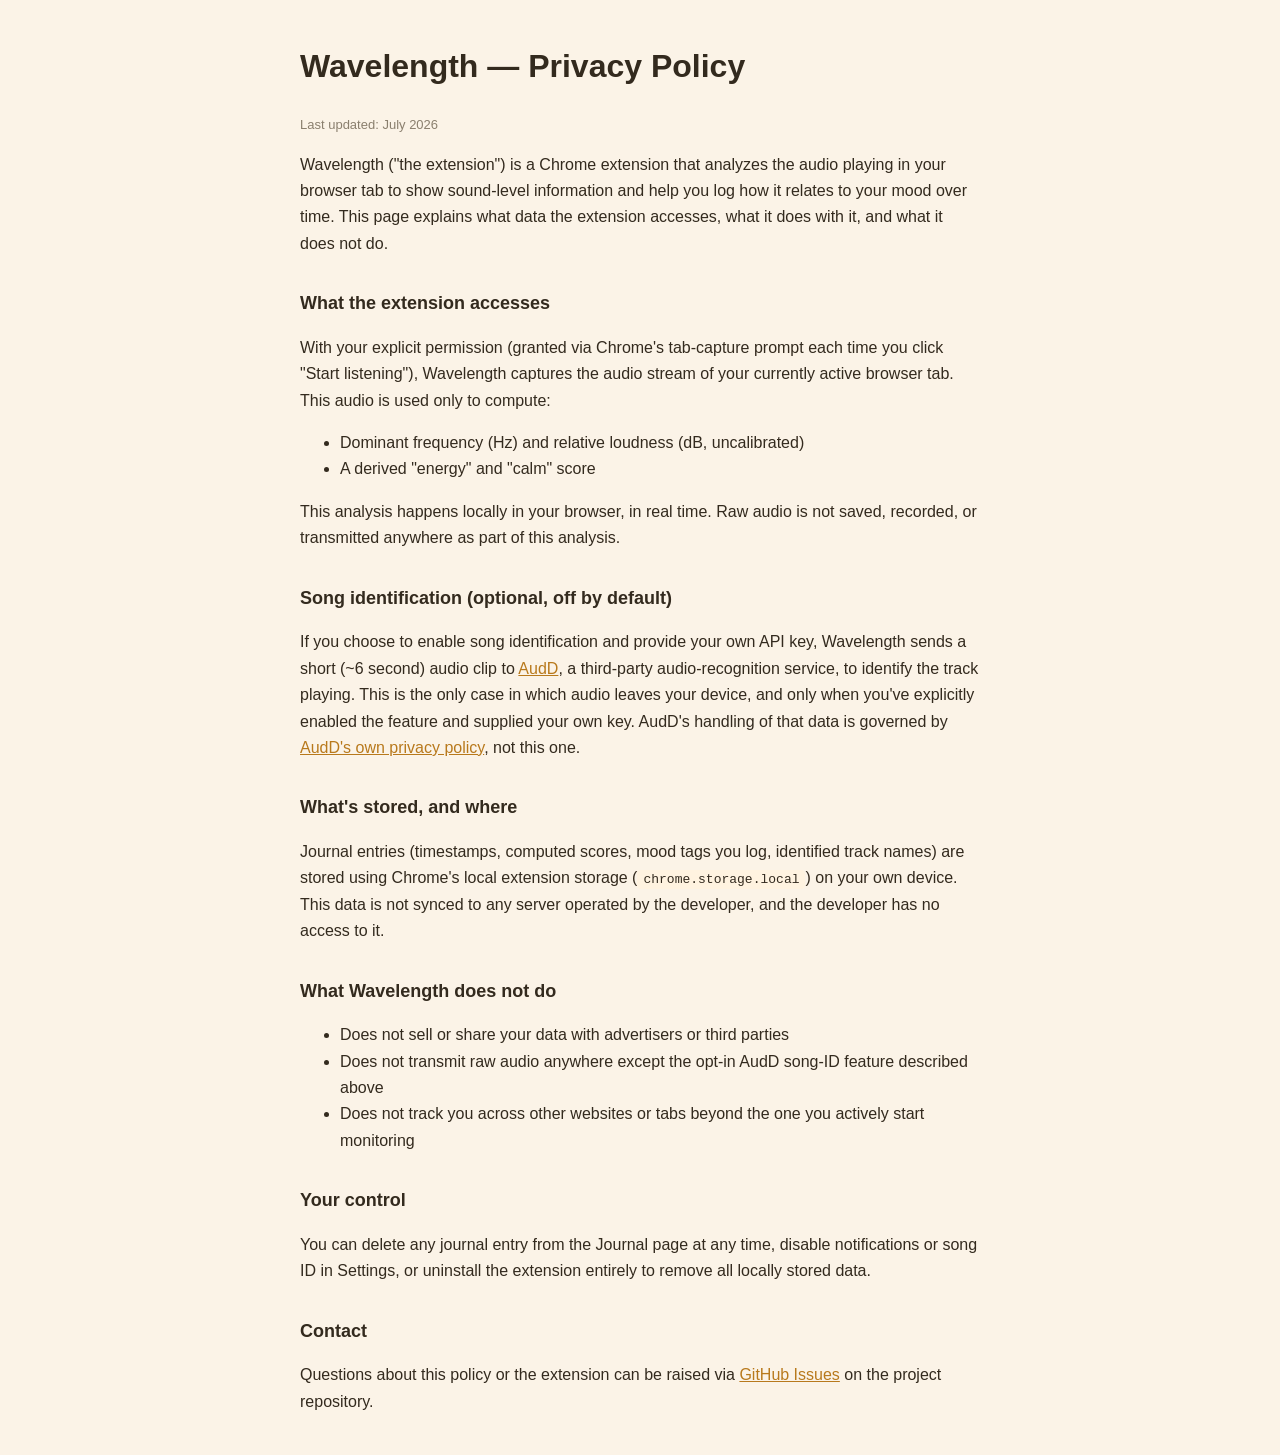
<file: docs/index.html>
<!DOCTYPE html>
<html>
<head>
<meta charset="utf-8" />
<title>Wavelength — Privacy Policy</title>
<meta name="viewport" content="width=device-width, initial-scale=1" />
<style>
  body { font-family: -apple-system, Segoe UI, sans-serif; max-width: 680px; margin: 40px auto; padding: 0 20px; line-height: 1.65; color: #332A1E; background: #FBF3E7; }
  h1 { color: #332A1E; }
  h2 { color: #332A1E; margin-top: 32px; font-size: 18px; }
  a { color: #B8791C; }
  .updated { color: #8A7F6E; font-size: 13px; }
  code { background: #FFF3E0; padding: 2px 6px; border-radius: 4px; }
</style>
</head>
<body>
  <h1>Wavelength — Privacy Policy</h1>
  <p class="updated">Last updated: July 2026</p>

  <p>Wavelength ("the extension") is a Chrome extension that analyzes the audio playing in your browser tab to show sound-level information and help you log how it relates to your mood over time. This page explains what data the extension accesses, what it does with it, and what it does not do.</p>

  <h2>What the extension accesses</h2>
  <p>With your explicit permission (granted via Chrome's tab-capture prompt each time you click "Start listening"), Wavelength captures the audio stream of your currently active browser tab. This audio is used only to compute:</p>
  <ul>
    <li>Dominant frequency (Hz) and relative loudness (dB, uncalibrated)</li>
    <li>A derived "energy" and "calm" score</li>
  </ul>
  <p>This analysis happens locally in your browser, in real time. Raw audio is not saved, recorded, or transmitted anywhere as part of this analysis.</p>

  <h2>Song identification (optional, off by default)</h2>
  <p>If you choose to enable song identification and provide your own API key, Wavelength sends a short (~6 second) audio clip to <a href="https://audd.io" target="_blank">AudD</a>, a third-party audio-recognition service, to identify the track playing. This is the only case in which audio leaves your device, and only when you've explicitly enabled the feature and supplied your own key. AudD's handling of that data is governed by <a href="https://audd.io/privacy" target="_blank">AudD's own privacy policy</a>, not this one.</p>

  <h2>What's stored, and where</h2>
  <p>Journal entries (timestamps, computed scores, mood tags you log, identified track names) are stored using Chrome's local extension storage (<code>chrome.storage.local</code>) on your own device. This data is not synced to any server operated by the developer, and the developer has no access to it.</p>

  <h2>What Wavelength does not do</h2>
  <ul>
    <li>Does not sell or share your data with advertisers or third parties</li>
    <li>Does not transmit raw audio anywhere except the opt-in AudD song-ID feature described above</li>
    <li>Does not track you across other websites or tabs beyond the one you actively start monitoring</li>
  </ul>

  <h2>Your control</h2>
  <p>You can delete any journal entry from the Journal page at any time, disable notifications or song ID in Settings, or uninstall the extension entirely to remove all locally stored data.</p>

  <h2>Contact</h2>
  <p>Questions about this policy or the extension can be raised via <a href="https://github.com/manapriya/wavelength-extension/issues" target="_blank">GitHub Issues</a> on the project repository.</p>
</body>
</html>
</file>
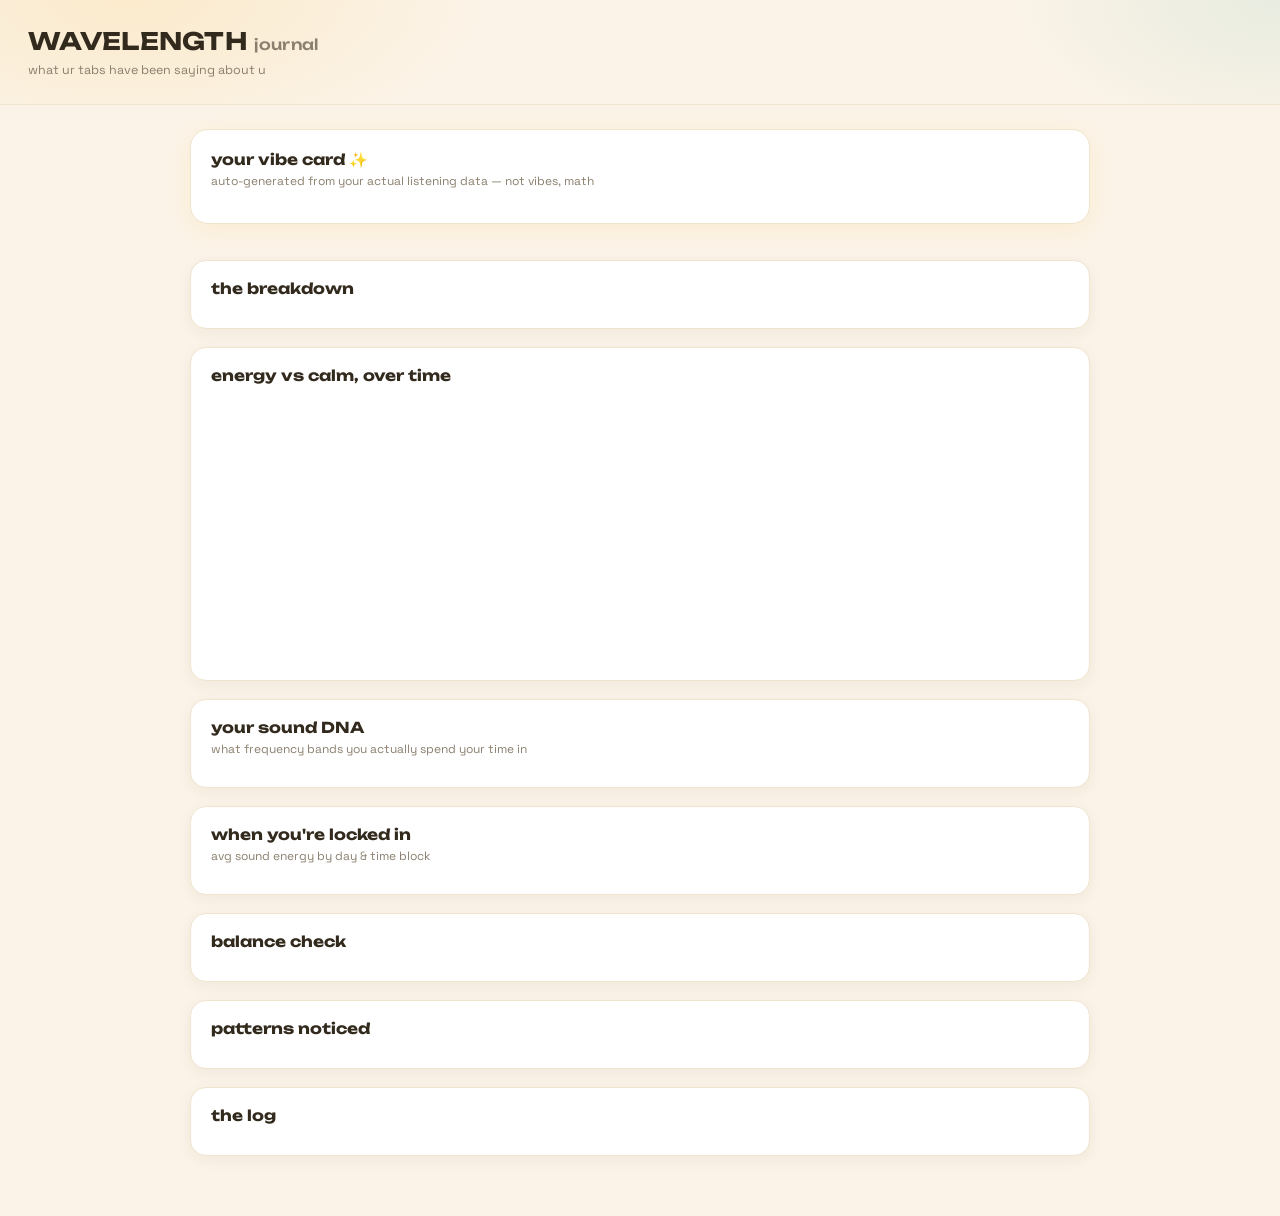
<file: journal.html>
<!DOCTYPE html>
<html>
<head>
<meta charset="utf-8" />
<title>Wavelength — Journal</title>
<link rel="stylesheet" href="https://fonts.googleapis.com/css2?family=Unbounded:wght@600;700&family=Space+Grotesk:wght@400;500;600;700&family=JetBrains+Mono:wght@400;500&display=swap">
<link rel="stylesheet" href="journal.css">
</head>
<body>
  <header class="topbar">
    <h1>WAVELENGTH <span>journal</span></h1>
    <p class="sub">what ur tabs have been saying about u</p>
  </header>

  <main class="wrap">
    <section class="vibe-card">
      <h2>your vibe card ✨</h2>
      <p class="vibe-sub">auto-generated from your actual listening data — not vibes, math</p>
      <div class="badge-row" id="badges"></div>
    </section>

    <section class="stats" id="stats"></section>

    <section class="panel" id="digest-panel">
      <h2>the breakdown</h2>
      <div id="digest"></div>
    </section>

    <section class="panel">
      <h2>energy vs calm, over time</h2>
      <canvas id="chart" width="900" height="260"></canvas>
    </section>

    <section class="panel">
      <h2>your sound DNA</h2>
      <p class="panel-sub">what frequency bands you actually spend your time in</p>
      <div id="bands"></div>
    </section>

    <section class="panel">
      <h2>when you're locked in</h2>
      <p class="panel-sub">avg sound energy by day &amp; time block</p>
      <div id="heatmap"></div>
    </section>

    <section class="panel">
      <h2>balance check</h2>
      <div id="balance"></div>
    </section>

    <section class="panel" id="insights-panel">
      <h2>patterns noticed</h2>
      <div id="insights"></div>
    </section>

    <section class="panel">
      <h2>the log</h2>
      <div id="log"></div>
    </section>
  </main>

  <script src="shared.js"></script>
  <script src="journal.js"></script>
</body>
</html>
</file>
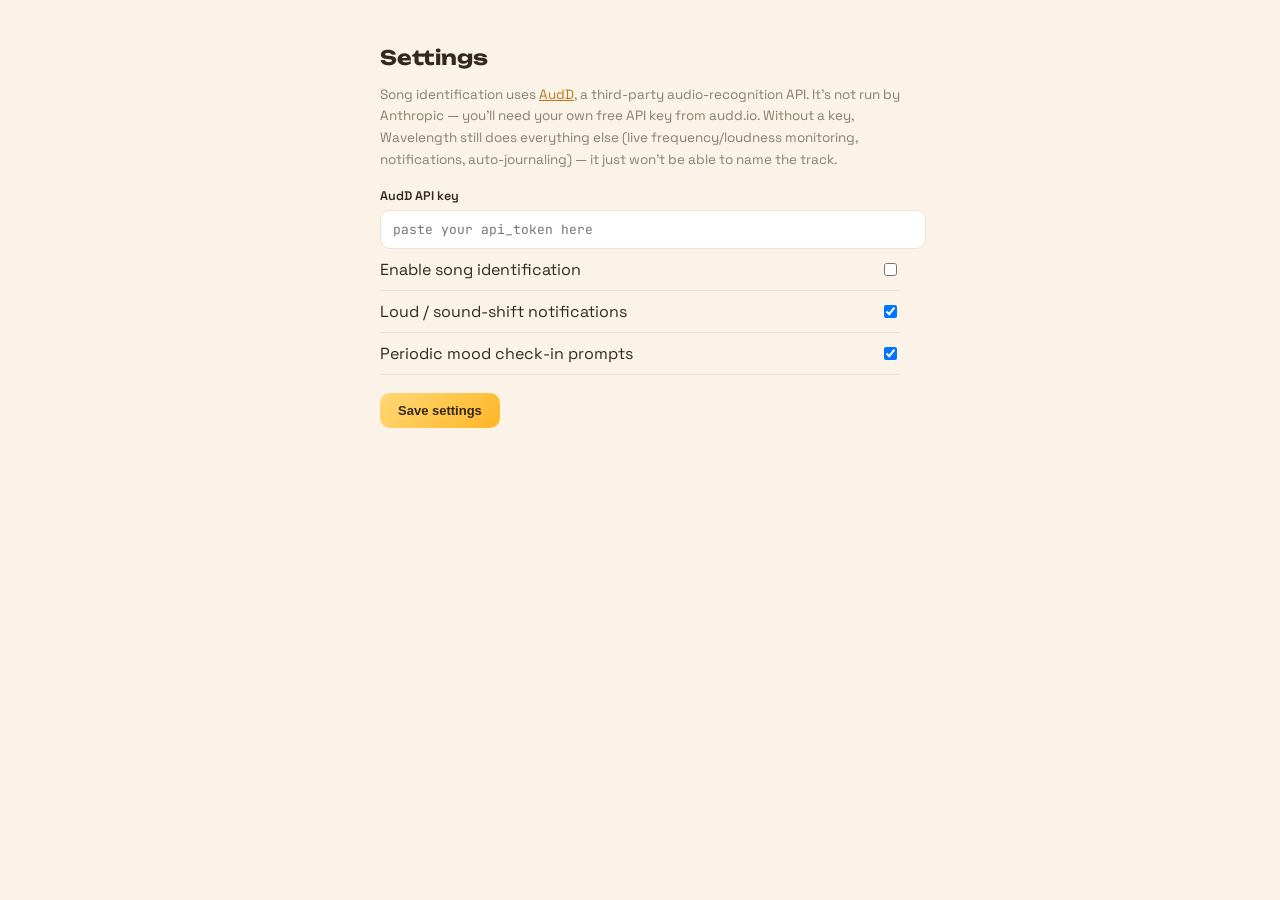
<file: options.html>
<!DOCTYPE html>
<html>
<head>
<meta charset="utf-8" />
<title>Wavelength — Settings</title>
<link rel="stylesheet" href="https://fonts.googleapis.com/css2?family=Unbounded:wght@600;700&family=Space+Grotesk:wght@400;500;600;700&family=JetBrains+Mono:wght@400;500&display=swap">
<style>
  :root { --bg:#FBF3E7; --card:#FFFFFF; --border:#F0E4CF; --sun:#FFB627; --sun-lt:#FFD874; --ink:#332A1E; --ink-soft:#8A7F6E; }
  body { font-family:'Space Grotesk',sans-serif; background:var(--bg); color:var(--ink); margin:0; }
  .wrap { max-width:520px; margin:0 auto; padding:32px 24px; }
  h1 { font-family:'Unbounded',sans-serif; font-weight:700; font-size:20px; color:var(--ink); }
  p { font-size:13.5px; line-height:1.6; color:var(--ink-soft); }
  label { display:block; font-size:12.5px; font-weight:600; margin:18px 0 6px; }
  input[type=text] { width:100%; padding:10px 12px; border-radius:10px; border:1.5px solid var(--border); background:var(--card); color:var(--ink); font-family:'JetBrains Mono',monospace; font-size:13px; }
  .toggle-row { display:flex; align-items:center; justify-content:space-between; padding:10px 0; border-bottom:1.5px solid var(--border); }
  button { background:linear-gradient(135deg,var(--sun-lt),var(--sun)); border:none; color:#332A1E; font-weight:700; padding:10px 18px; border-radius:10px; cursor:pointer; margin-top:18px; font-size:13px; }
  .status { font-size:12px; color:#B8791C; margin-top:8px; height:14px; }
  a { color: #B8791C; }
</style>
</head>
<body>
<div class="wrap">
  <h1>Settings</h1>
  <p>
    Song identification uses <a href="https://audd.io" target="_blank">AudD</a>, a third-party audio-recognition
    API. It's not run by Anthropic — you'll need your own free API key from audd.io. Without a key,
    Wavelength still does everything else (live frequency/loudness monitoring, notifications, auto-journaling) —
    it just won't be able to name the track.
  </p>

  <label for="apiKey">AudD API key</label>
  <input type="text" id="apiKey" placeholder="paste your api_token here" />

  <div class="toggle-row">
    <span>Enable song identification</span>
    <input type="checkbox" id="recognitionEnabled" />
  </div>
  <div class="toggle-row">
    <span>Loud / sound-shift notifications</span>
    <input type="checkbox" id="notifEnabled" checked />
  </div>
  <div class="toggle-row">
    <span>Periodic mood check-in prompts</span>
    <input type="checkbox" id="checkinEnabled" checked />
  </div>

  <button id="save">Save settings</button>
  <div class="status" id="status"></div>
</div>
<script src="options.js"></script>
</body>
</html>
</file>
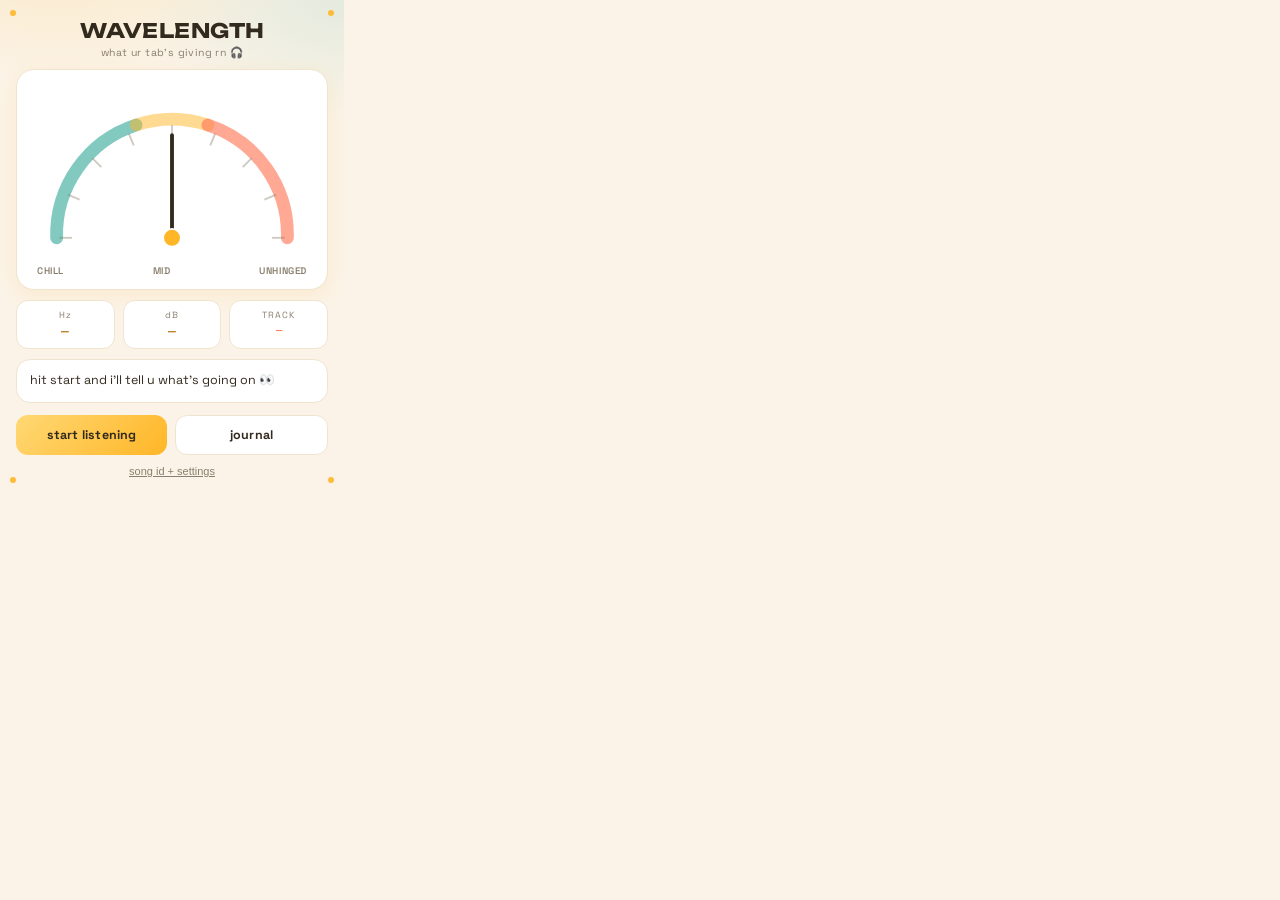
<file: popup.html>
<!DOCTYPE html>
<html>
<head>
<meta charset="utf-8" />
<link rel="stylesheet" href="https://fonts.googleapis.com/css2?family=Unbounded:wght@600;700&family=Space+Grotesk:wght@400;500;600;700&family=JetBrains+Mono:wght@400;500&display=swap">
<link rel="stylesheet" href="popup.css">
</head>
<body>
  <div class="chassis">
    <div class="screw tl"></div><div class="screw tr"></div>
    <div class="screw bl"></div><div class="screw br"></div>

    <div class="brand">
      <span class="brand-name">WAVELENGTH</span>
      <span class="brand-sub">what ur tab's giving rn 🎧</span>
    </div>

    <div class="dial-wrap">
      <svg id="dial" viewBox="0 0 220 140" class="dial-svg">
        <path id="arc-low" d="M20,120 A90,90 0 0,1 82,32" class="arc arc-calm"/>
        <path id="arc-mid" d="M82,32 A90,90 0 0,1 138,32" class="arc arc-mid"/>
        <path id="arc-high" d="M138,32 A90,90 0 0,1 200,120" class="arc arc-hot"/>
        <g id="ticks"></g>
        <line id="needle" x1="110" y1="120" x2="110" y2="40" class="needle"/>
        <circle cx="110" cy="120" r="7" class="hub"/>
      </svg>
      <div class="dial-labels">
        <span>chill</span><span>mid</span><span>unhinged</span>
      </div>
    </div>

    <div class="readout-strip">
      <div class="ro"><span class="ro-label">Hz</span><span id="ro-freq" class="ro-value">—</span></div>
      <div class="ro"><span class="ro-label">dB</span><span id="ro-db" class="ro-value">—</span></div>
      <div class="ro"><span class="ro-label">TRACK</span><span id="ro-track" class="ro-value ro-track">—</span></div>
    </div>

    <div id="interpret" class="interpret">hit start and i'll tell u what's going on 👀</div>
    <div id="safety" class="safety hidden"></div>

    <div class="controls">
      <button id="toggleBtn" class="btn btn-primary">start listening</button>
      <button id="journalBtn" class="btn btn-ghost">journal</button>
    </div>
    <button id="optionsBtn" class="link-btn">song id + settings</button>
  </div>
  <script src="shared.js"></script>
  <script src="popup.js"></script>
</body>
</html>
</file>
<file: journal.css>
:root {
  --bg: #FBF3E7; --card: #FFFFFF;
  --border: #F0E4CF;
  --sun: #FFB627; --sun-lt: #FFD874;
  --coral: #FF7A59; --teal: #3FAE9E; --lavender: #9B8AFB;
  --calmc: #3FAE9E; --energyc: #FF7A59;
  --ink: #332A1E; --ink-soft: #8A7F6E;
  --grad: linear-gradient(135deg, var(--sun-lt), var(--sun));
}
* { box-sizing: border-box; }
body { margin: 0; background: var(--bg); font-family: 'Space Grotesk', sans-serif; color: var(--ink); }

.topbar {
  padding: 26px 28px;
  background: radial-gradient(600px 260px at 10% 0%, rgba(255,182,39,0.14), transparent 60%),
              radial-gradient(500px 260px at 100% 0%, rgba(63,174,158,0.10), transparent 55%), var(--bg);
  border-bottom: 1.5px solid var(--border);
}
.topbar h1 {
  margin: 0; font-family: 'Unbounded', sans-serif; font-weight: 700; font-size: 24px; letter-spacing: 0.3px;
  color: var(--ink);
}
.topbar h1 span { color: var(--ink-soft); font-weight: 500; font-size: 15px; }
.sub { margin: 6px 0 0; color: var(--ink-soft); font-size: 12.5px; }

.wrap { max-width: 940px; margin: 0 auto; padding: 24px 20px 60px; display: flex; flex-direction: column; gap: 18px; }

.vibe-card {
  background: var(--card); border: 1.5px solid var(--border); border-radius: 18px;
  padding: 20px; box-shadow: 0 6px 22px rgba(255,182,39,0.10);
}
.vibe-card h2 { margin: 0 0 4px; font-family: 'Unbounded', sans-serif; font-weight: 700; font-size: 15px; color: var(--ink); }
.vibe-sub { font-size: 12px; color: var(--ink-soft); margin: 0 0 14px; }
.badge-row { display: flex; flex-wrap: wrap; gap: 8px; }
.badge {
  display: flex; align-items: center; gap: 6px;
  background: #FFF8EC; border: 1.5px solid var(--border); border-radius: 999px;
  padding: 8px 14px; font-size: 12.5px; font-weight: 600; color: var(--ink);
}
.badge .emoji { font-size: 15px; }
.badge.pink { border-color: #FFD3C4; }
.badge.violet { border-color: #E1D8FC; }
.badge.cyan { border-color: #C9EDE7; }
.badge-empty { color: var(--ink-soft); font-size: 12.5px; }

.stats { display: grid; grid-template-columns: repeat(4, 1fr); gap: 12px; }
.stat-card { background: var(--card); border: 1.5px solid var(--border); border-radius: 14px; padding: 14px; text-align: center; box-shadow: 0 3px 12px rgba(51,42,30,0.05); }
.stat-value { font-family: 'JetBrains Mono', monospace; font-size: 21px; font-weight: 500; color: #B8791C; }
.stat-label { font-size: 10.5px; letter-spacing: 0.5px; color: var(--ink-soft); text-transform: uppercase; margin-top: 4px; }
.stat-card.warn .stat-value { color: var(--energyc); }

.panel { background: var(--card); border: 1.5px solid var(--border); border-radius: 16px; padding: 18px 20px; box-shadow: 0 4px 16px rgba(51,42,30,0.05); }
.panel h2 { font-family: 'Unbounded', sans-serif; font-weight: 700; font-size: 15px; margin: 0 0 12px; color: var(--ink); }
.panel-sub { font-size: 12px; color: var(--ink-soft); margin: -8px 0 12px; }

#digest p { font-size: 14px; line-height: 1.7; margin: 0 0 8px; color: var(--ink); }
#digest .empty { color: var(--ink-soft); font-style: italic; }
#digest b { color: #B8791C; font-weight: 600; }

.band-row { display: flex; align-items: center; gap: 10px; margin-bottom: 9px; }
.band-name { width: 108px; font-size: 12px; font-weight: 600; flex-shrink: 0; color: var(--ink); }
.band-track { flex: 1; height: 14px; background: #FFF8EC; border-radius: 7px; overflow: hidden; }
.band-fill { height: 100%; border-radius: 7px; }
.band-pct { width: 38px; text-align: right; font-family: 'JetBrains Mono', monospace; font-size: 11.5px; color: var(--ink-soft); }
.band-dominant { margin-top: 10px; font-size: 12.5px; color: var(--ink-soft); }
.band-dominant b { color: #B8791C; }

.heatmap-grid { display: grid; grid-template-columns: 46px repeat(7, 1fr); gap: 3px; font-size: 10px; }
.hm-label { color: var(--ink-soft); display: flex; align-items: center; }
.hm-daylabel { text-align: center; color: var(--ink-soft); padding-bottom: 3px; font-weight: 600; }
.hm-cell { aspect-ratio: 1.6; border-radius: 4px; }

.balance-bar { display: flex; height: 22px; border-radius: 11px; overflow: hidden; margin-bottom: 8px; }
.balance-seg-calm { background: var(--calmc); }
.balance-seg-energy { background: var(--energyc); }
.balance-caption { font-size: 12.5px; color: var(--ink-soft); }
.balance-flag { margin-top: 8px; font-size: 12.5px; padding: 8px 10px; background: #FFF1EC; border: 1.5px solid #FFD3C4; color: #B5502F; border-radius: 8px; }

.streak-row { display: flex; gap: 12px; margin-top: 10px; }
.streak-chip { background: #FFF8EC; border: 1.5px solid var(--border); border-radius: 10px; padding: 8px 12px; font-size: 12px; }
.streak-chip b { color: #B8791C; font-family: 'JetBrains Mono', monospace; font-size: 14px; }

#insights p { font-size: 13.5px; line-height: 1.6; padding: 9px 12px; background: #FFF8EC; border-left: 3px solid var(--sun); border-radius: 8px; margin: 0 0 8px; color: var(--ink); }
#insights .empty { color: var(--ink-soft); border-left-color: var(--border); }
#insights b { color: #B8791C; }

.log-row { display: flex; align-items: flex-start; gap: 12px; padding: 10px 0; border-bottom: 1.5px solid var(--border); }
.log-row:last-child { border-bottom: none; }
.log-tag { font-size: 10px; letter-spacing: 0.5px; text-transform: uppercase; padding: 3px 8px; border-radius: 999px; background: #FFF8EC; border: 1.5px solid var(--border); color: var(--ink-soft); white-space: nowrap; margin-top: 2px; }
.log-title { font-size: 13.5px; font-weight: 600; color: var(--ink); }
.log-meta { font-family: 'JetBrains Mono', monospace; font-size: 11.5px; color: var(--ink-soft); margin-top: 2px; }
.log-del { margin-left: auto; background: none; border: none; color: var(--ink-soft); cursor: pointer; font-size: 13px; }
.log-del:hover { color: var(--energyc); }
</file>
<file: popup.css>
:root {
  --bg: #FBF3E7;
  --card: #FFFFFF;
  --border: #F0E4CF;
  --sun: #FFB627;
  --sun-lt: #FFD874;
  --coral: #FF7A59;   /* energy */
  --teal: #3FAE9E;    /* calm */
  --lavender: #9B8AFB;
  --ink: #332A1E;
  --ink-soft: #8A7F6E;
  --grad: linear-gradient(135deg, var(--sun-lt), var(--sun));
}

* { box-sizing: border-box; }

body {
  margin: 0;
  width: 344px;
  background: var(--bg);
  font-family: 'Space Grotesk', sans-serif;
  color: var(--ink);
}

.chassis {
  position: relative;
  padding: 18px 16px 16px;
  overflow: hidden;
  background:
    radial-gradient(420px 220px at 15% -10%, rgba(255,182,39,0.16), transparent 60%),
    radial-gradient(380px 220px at 100% 0%, rgba(63,174,158,0.12), transparent 55%),
    var(--bg);
}

.screw { position: absolute; width: 6px; height: 6px; border-radius: 50%;
  background: var(--sun); opacity: 0.9; }
.screw.tl { top: 10px; left: 10px; } .screw.tr { top: 10px; right: 10px; }
.screw.bl { bottom: 10px; left: 10px; } .screw.br { bottom: 10px; right: 10px; }

.brand { text-align: center; margin-bottom: 10px; }
.brand-name {
  display: block; font-family: 'Unbounded', 'Space Grotesk', sans-serif; font-weight: 700; font-size: 20px;
  letter-spacing: 0.5px; color: var(--ink);
}
.brand-sub {
  display: block; font-size: 10.5px; letter-spacing: 0.4px; color: var(--ink-soft);
  margin-top: 3px;
}

.dial-wrap {
  background: var(--card);
  border: 1.5px solid var(--border);
  border-radius: 18px;
  padding: 14px 14px 4px;
  box-shadow: 0 6px 20px rgba(255,182,39,0.12);
}
.dial-svg { width: 100%; height: auto; display: block; }
.arc { fill: none; stroke-width: 10; stroke-linecap: round; }
.arc-calm { stroke: var(--teal); opacity: 0.65; }
.arc-mid { stroke: var(--sun); opacity: 0.5; }
.arc-hot { stroke: var(--coral); opacity: 0.65; }
.needle { stroke: var(--ink); stroke-width: 3; stroke-linecap: round;
  transform-origin: 110px 120px; transition: transform 0.35s cubic-bezier(.4,1.4,.6,1); }
.hub { fill: var(--sun); stroke: #fff; stroke-width: 1.5; }
.tick { stroke: var(--ink-soft); stroke-width: 1.5; opacity: 0.4; }

.dial-labels {
  display: flex; justify-content: space-between; font-size: 9.5px;
  letter-spacing: 0.6px; color: var(--ink-soft); font-weight: 600;
  padding: 2px 6px 8px; text-transform: uppercase;
}

.readout-strip {
  display: flex; gap: 8px; margin-top: 10px;
}
.ro {
  flex: 1; background: var(--card); border: 1.5px solid var(--border); border-radius: 12px; padding: 8px 8px;
  display: flex; flex-direction: column; align-items: center; gap: 2px;
}
.ro-label { font-size: 9px; color: var(--ink-soft); letter-spacing: 1px; }
.ro-value { font-family: 'JetBrains Mono', monospace; font-size: 13px; color: #B8791C; font-weight: 500; }
.ro-track { font-size: 10.5px; text-align: center; color: var(--coral); }

.interpret {
  margin-top: 10px; background: var(--card); border: 1.5px solid var(--border); border-radius: 14px; padding: 11px 13px;
  font-size: 12.5px; line-height: 1.55; color: var(--ink); min-height: 34px;
}
.safety {
  margin-top: 6px; background: #FFF1EC; border: 1.5px solid #FFD3C4;
  color: #B5502F; border-radius: 12px;
  padding: 8px 10px; font-size: 11.5px; line-height: 1.5;
}
.hidden { display: none; }

.controls { display: flex; gap: 8px; margin-top: 12px; }
.btn {
  flex: 1; border: none; border-radius: 12px; padding: 11px 8px; font-family: 'Space Grotesk', sans-serif;
  font-weight: 700; font-size: 12.5px; cursor: pointer; letter-spacing: 0.2px;
}
.btn-primary { background: var(--grad); color: #332A1E; }
.btn-primary:hover { filter: brightness(1.05); }
.btn-ghost { background: var(--card); color: var(--ink); border: 1.5px solid var(--border); }
.btn-ghost:hover { border-color: var(--sun); color: #B8791C; }

.link-btn {
  display: block; width: 100%; background: none; border: none; margin-top: 10px;
  color: var(--ink-soft); font-size: 11px; text-decoration: underline; cursor: pointer; padding: 0;
}
.link-btn:hover { color: #B8791C; }
</file>
